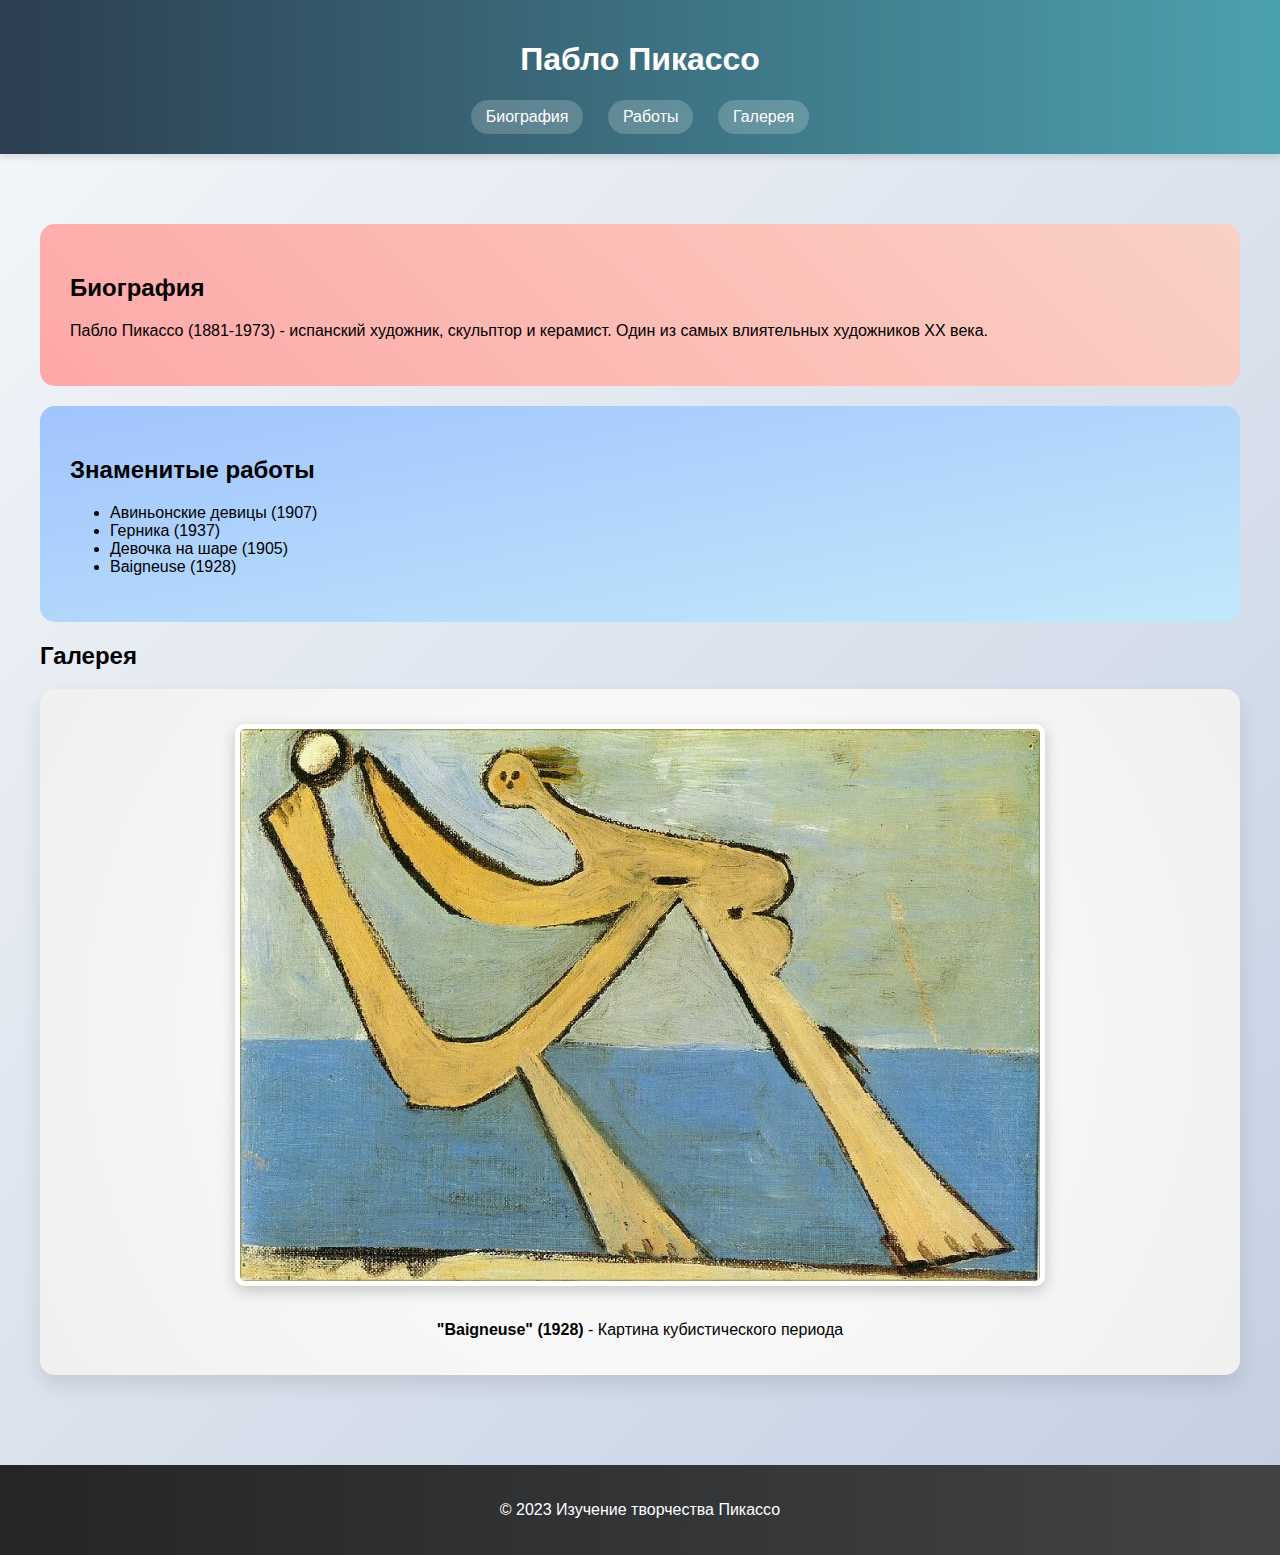
<file: index.html>
<!DOCTYPE html>
<html lang="ru">
<head>
    <meta charset="UTF-8">
    <meta name="viewport" content="width=device-width, initial-scale=1.0">
    <title>Пабло Пикассо - Художник</title>
    <link rel="stylesheet" href="artist.css">
</head>
<body>
    <header>
        <h1>Пабло Пикассо</h1>
        <nav>
            <a href="#bio">Биография</a>
            <a href="#works">Работы</a>
            <a href="#gallery">Галерея</a>
        </nav>
    </header>

    <main>
        <section id="bio" class="section-animated">
            <h2>Биография</h2>
            <p>Пабло Пикассо (1881-1973) - испанский художник, скульптор и керамист. Один из самых влиятельных художников XX века.</p>
        </section>

        <section id="works" class="section-static">
            <h2>Знаменитые работы</h2>
            <ul>
                <li>Авиньонские девицы (1907)</li>
                <li>Герника (1937)</li>
                <li>Девочка на шаре (1905)</li>
                <li>Baigneuse (1928)</li>
            </ul>
        </section>

        <section id="gallery">
            <h2>Галерея</h2>
            <div class="artwork">
                <img src="539315795.jpg" alt="Baigneuse 1928 - Пабло Пикассо">
                <p><strong>"Baigneuse" (1928)</strong> - Картина кубистического периода</p>
            </div>
        </section>
    </main>

    <footer>
        <p>© 2023 Изучение творчества Пикассо</p>
    </footer>
</body>

</html>
</file>
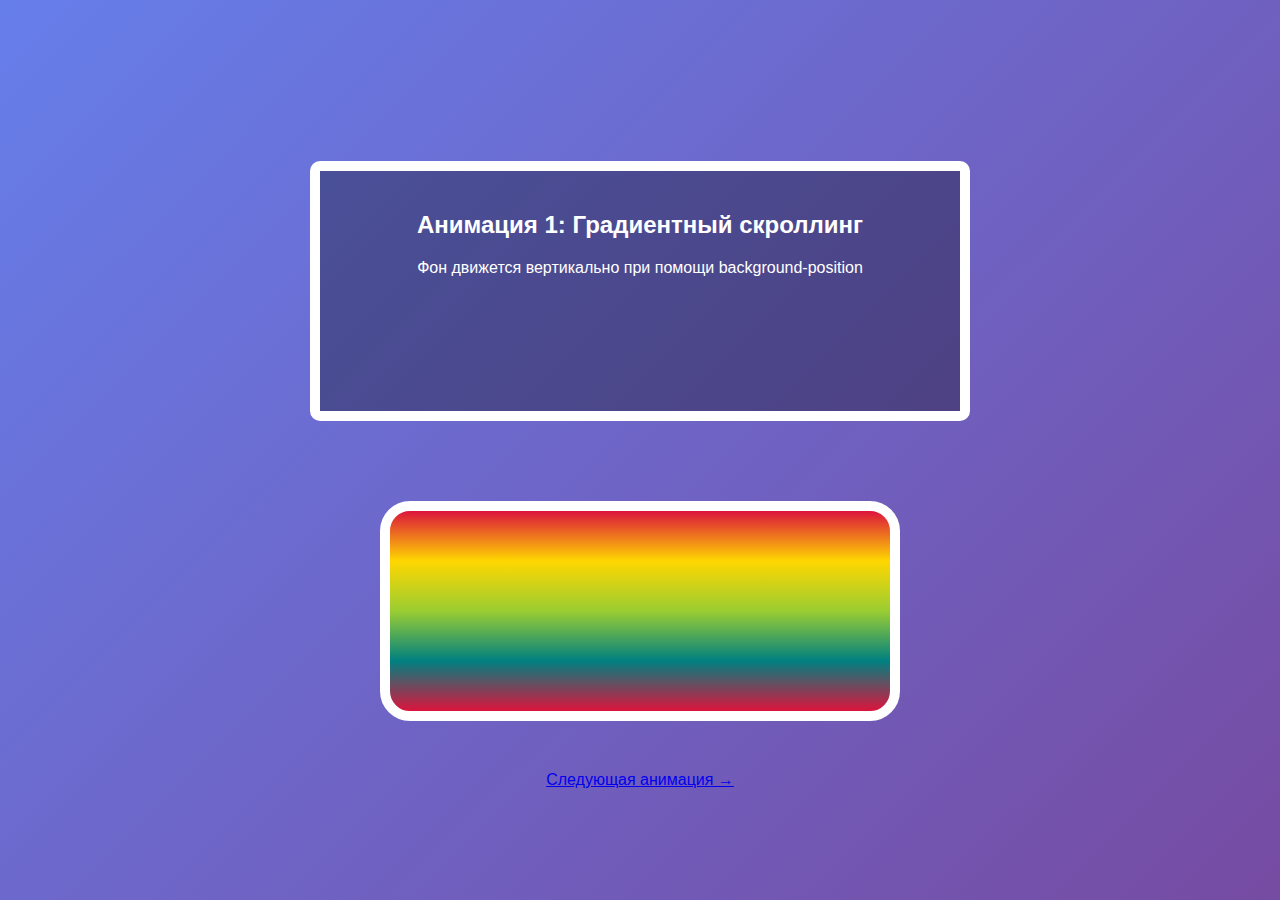
<file: animation1.html>
<!DOCTYPE html>
<html lang="ru">
<head>
    <meta charset="UTF-8">
    <meta name="viewport" content="width=device-width, initial-scale=1.0">
    <title>Анимация 1 - Градиентный скроллинг</title>
    <link rel="stylesheet" href="animation1.css">
</head>
<body>
    <div class="instruction">
        <h2>Анимация 1: Градиентный скроллинг</h2>
        <p>Фон движется вертикально при помощи background-position</p>
    </div>
    <div></div>
    <a href="animation2.html" class="next-btn">Следующая анимация →</a>
</body>
</html>
</file>
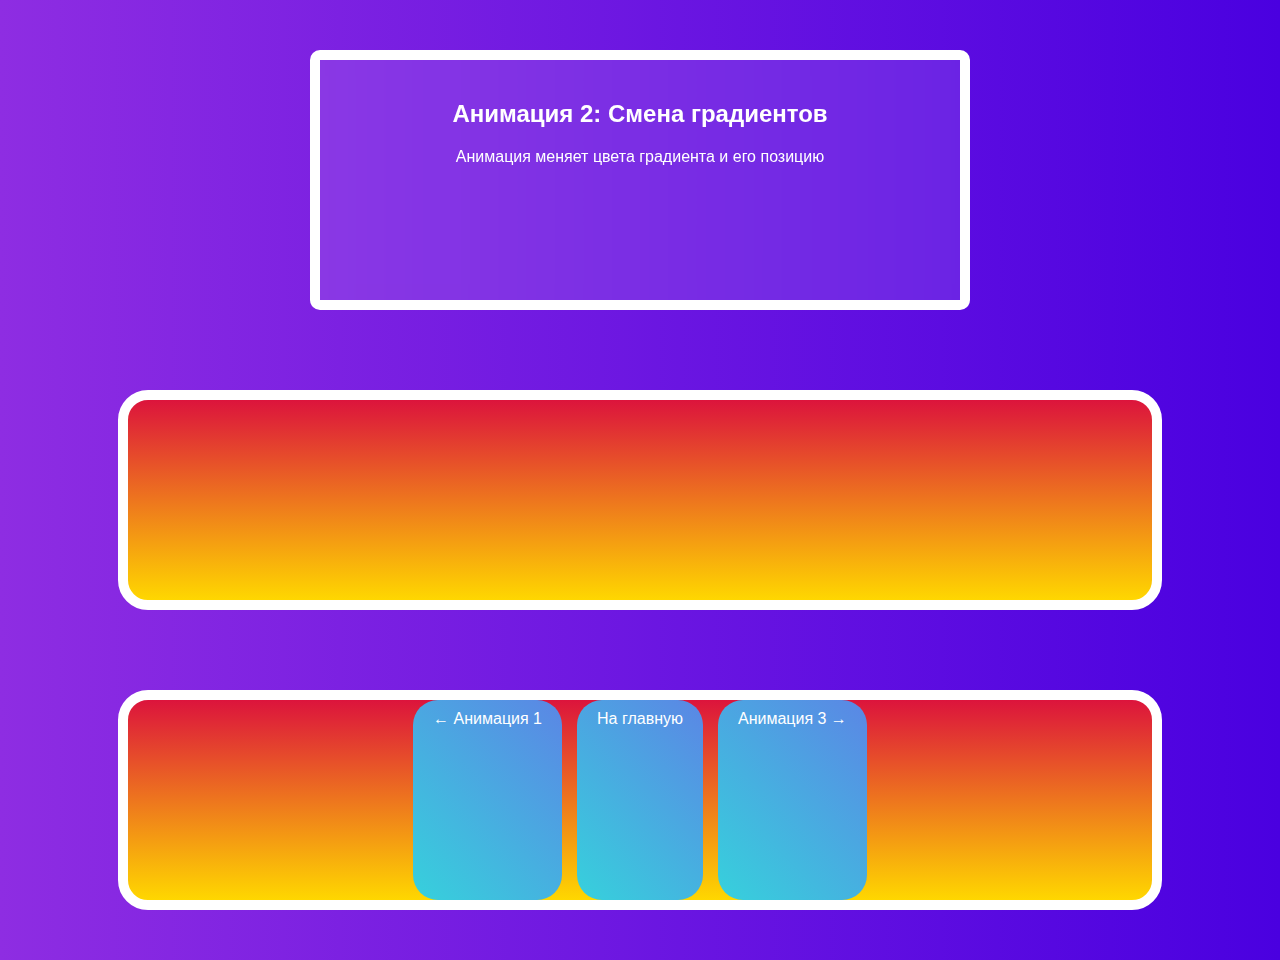
<file: animation2.html>
<!DOCTYPE html>
<html lang="ru">
<head>
    <meta charset="UTF-8">
    <meta name="viewport" content="width=device-width, initial-scale=1.0">
    <title>Анимация 2 - Смена градиентов</title>
    <link rel="stylesheet" href="animation2.css">
</head>
<body>
    <div class="instruction">
        <h2>Анимация 2: Смена градиентов</h2>
        <p>Анимация меняет цвета градиента и его позицию</p>
    </div>
    <div></div>
    <div class="navigation">
        <a href="animation1.html" class="nav-btn">← Анимация 1</a>
        <a href="index.html" class="nav-btn">На главную</a>
        <a href="animation3.html" class="nav-btn">Анимация 3 →</a>
    </div>
</body>
</html>
</file>
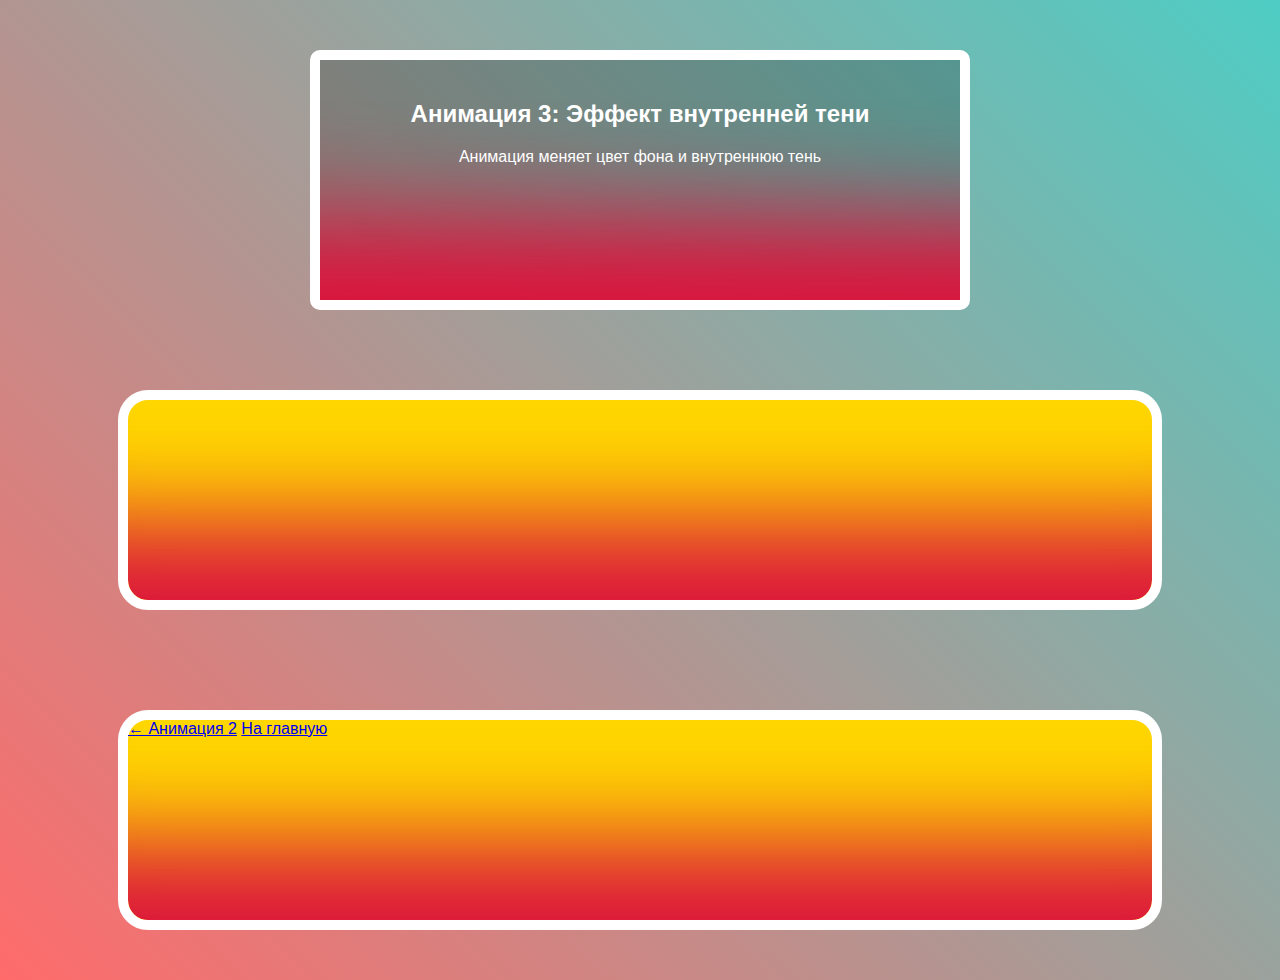
<file: animation3.html>
<!DOCTYPE html>
<html lang="ru">
<head>
    <meta charset="UTF-8">
    <meta name="viewport" content="width=device-width, initial-scale=1.0">
    <title>Анимация 3 - Тень и цвет</title>
    <link rel="stylesheet" href="animation3.css">
</head>
<body>
    <div class="instruction">
        <h2>Анимация 3: Эффект внутренней тени</h2>
        <p>Анимация меняет цвет фона и внутреннюю тень</p>
    </div>
    <div></div>
    <div class="navigation">
        <a href="animation2.html" class="nav-btn">← Анимация 2</a>
        <a href="index.html" class="nav-btn">На главную</a>
    </div>
</body>
</html>
</file>
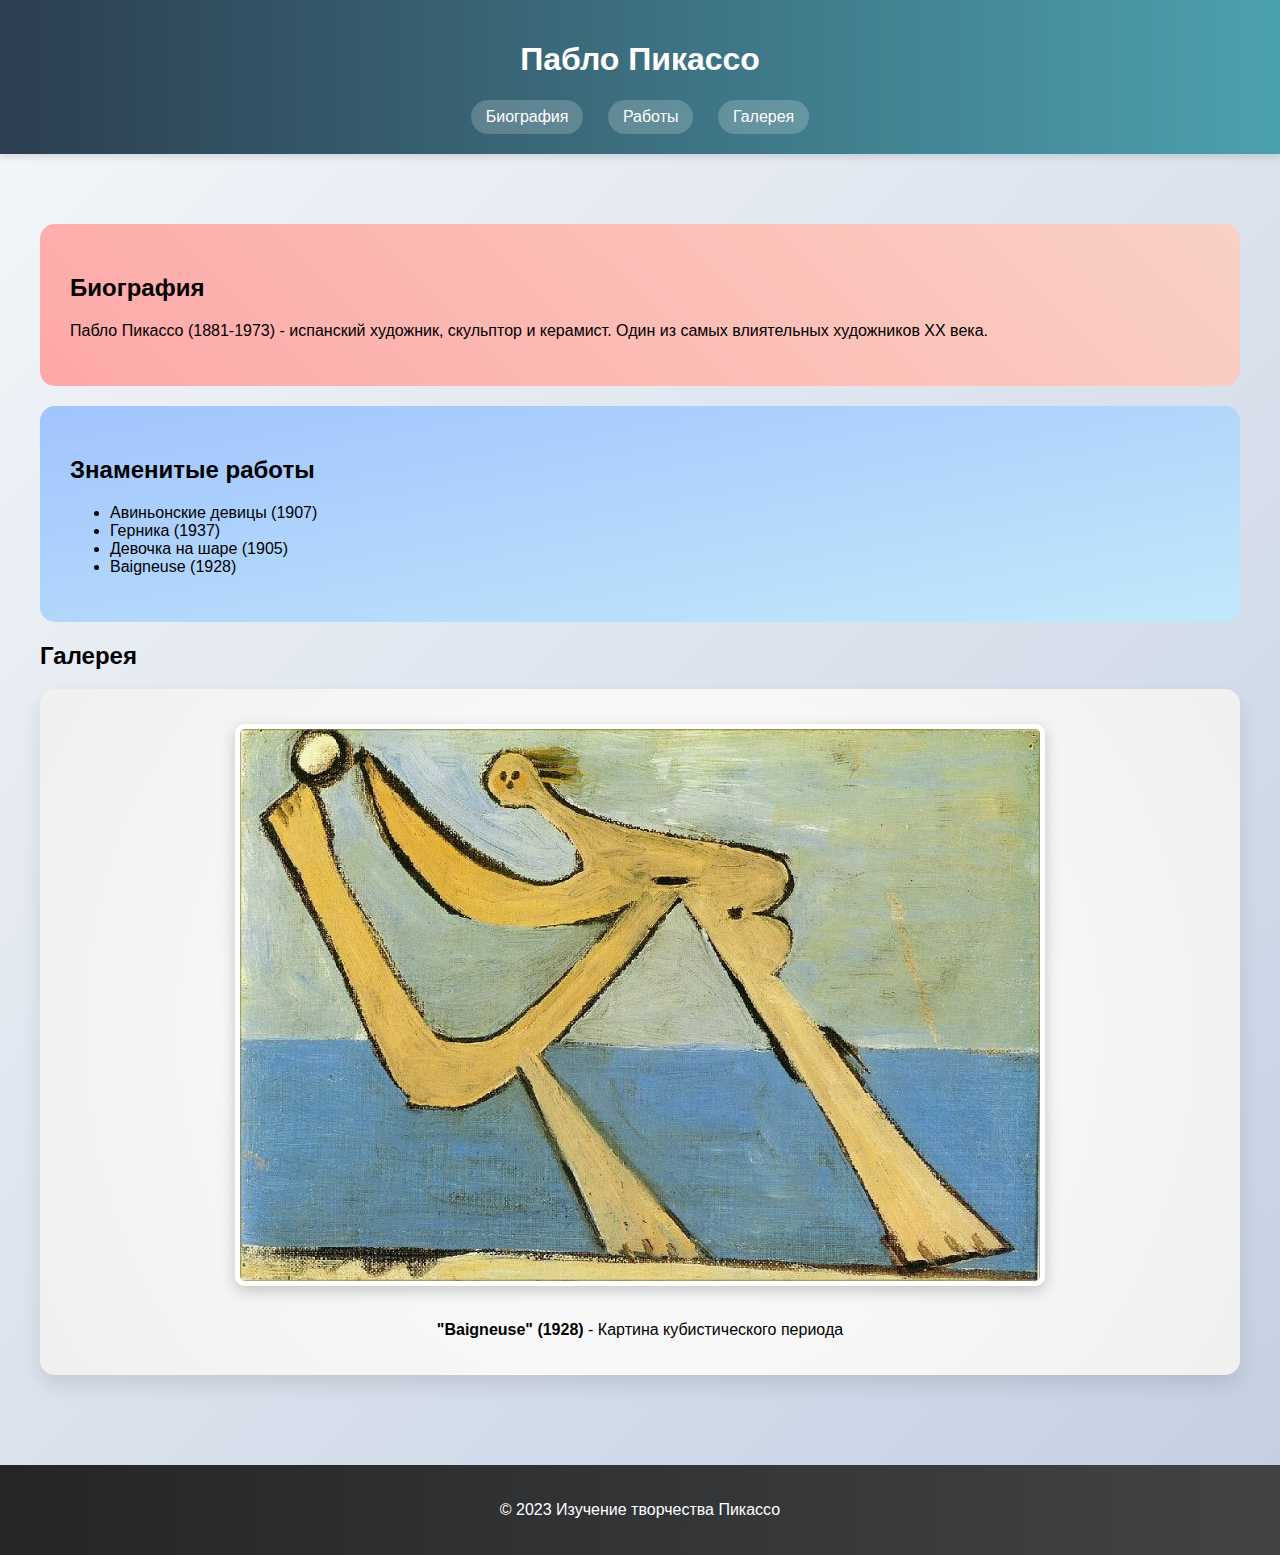
<file: artist.html>
<!DOCTYPE html>
<html lang="ru">
<head>
    <meta charset="UTF-8">
    <meta name="viewport" content="width=device-width, initial-scale=1.0">
    <title>Пабло Пикассо - Художник</title>
    <link rel="stylesheet" href="artist.css">
</head>
<body>
    <header>
        <h1>Пабло Пикассо</h1>
        <nav>
            <a href="#bio">Биография</a>
            <a href="#works">Работы</a>
            <a href="#gallery">Галерея</a>
        </nav>
    </header>

    <main>
        <section id="bio" class="section-animated">
            <h2>Биография</h2>
            <p>Пабло Пикассо (1881-1973) - испанский художник, скульптор и керамист. Один из самых влиятельных художников XX века.</p>
        </section>

        <section id="works" class="section-static">
            <h2>Знаменитые работы</h2>
            <ul>
                <li>Авиньонские девицы (1907)</li>
                <li>Герника (1937)</li>
                <li>Девочка на шаре (1905)</li>
                <li>Baigneuse (1928)</li>
            </ul>
        </section>

        <section id="gallery">
            <h2>Галерея</h2>
            <div class="artwork">
                <img src="539315795.jpg" alt="Baigneuse 1928 - Пабло Пикассо">
                <p><strong>"Baigneuse" (1928)</strong> - Картина кубистического периода</p>
            </div>
        </section>
    </main>

    <footer>
        <p>© 2023 Изучение творчества Пикассо</p>
    </footer>
</body>
</html>
</file>
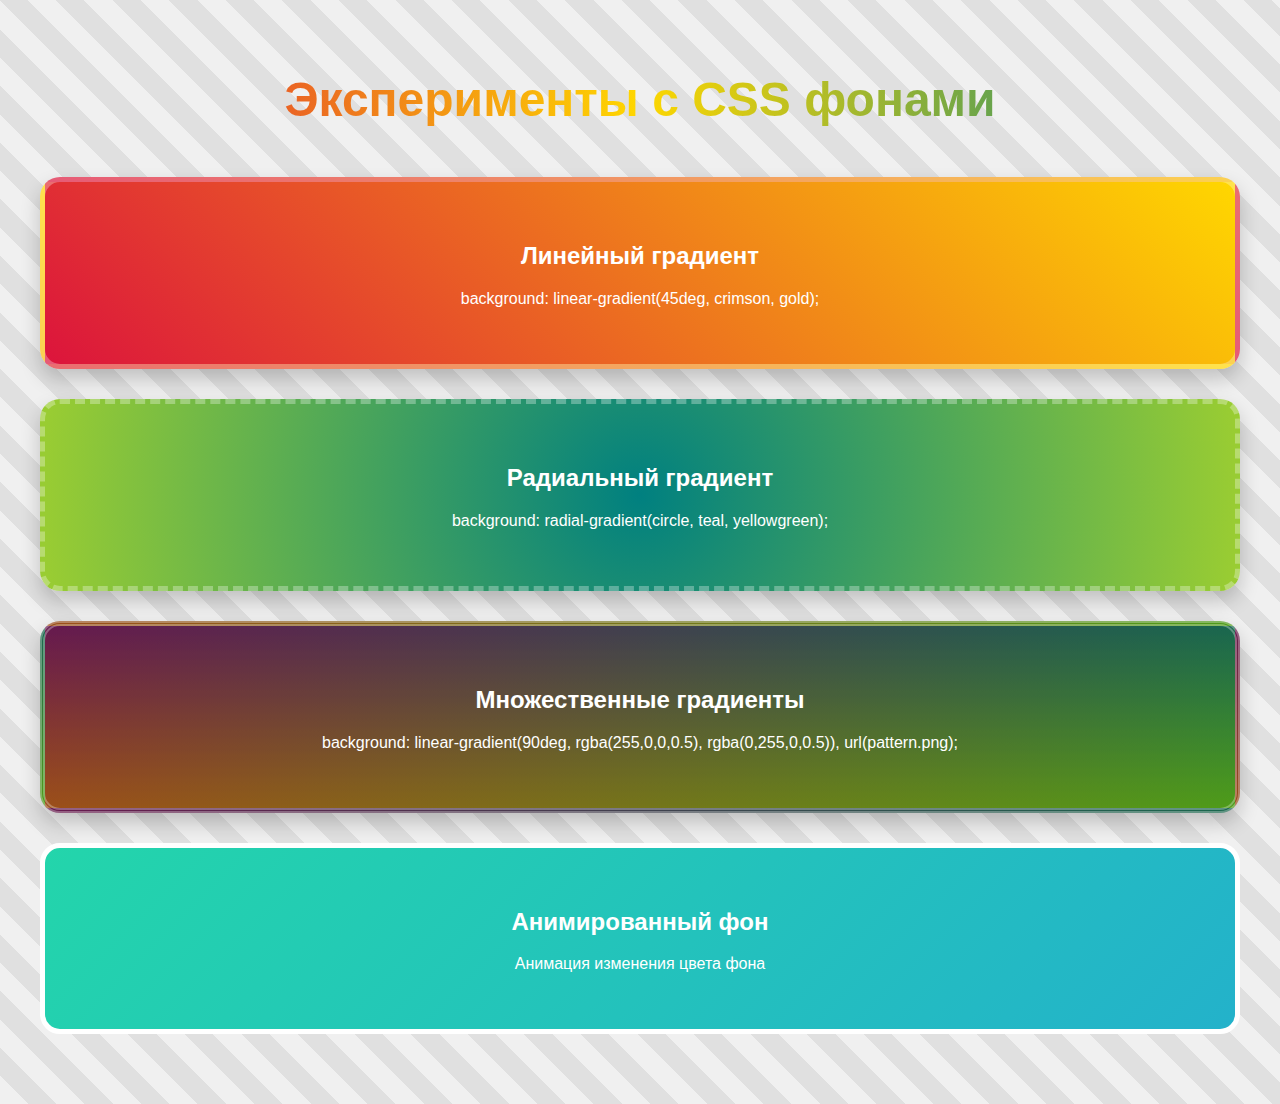
<file: css-forever.html>
<!DOCTYPE html>
<html lang="ru">
<head>
    <meta charset="UTF-8">
    <meta name="viewport" content="width=device-width, initial-scale=1.0">
    <title>CSS навсегда - Эксперименты с фоном</title>
    <link rel="stylesheet" href="css-forever.css">
</head>
<body>
    <div class="container">
        <h1>Эксперименты с CSS фонами</h1>
        
        <div class="gradient-box gradient-1">
            <h2>Линейный градиент</h2>
            <p>background: linear-gradient(45deg, crimson, gold);</p>
        </div>
        
        <div class="gradient-box gradient-2">
            <h2>Радиальный градиент</h2>
            <p>background: radial-gradient(circle, teal, yellowgreen);</p>
        </div>
        
        <div class="gradient-box gradient-3">
            <h2>Множественные градиенты</h2>
            <p>background: linear-gradient(90deg, rgba(255,0,0,0.5), rgba(0,255,0,0.5)), url(pattern.png);</p>
        </div>
        
        <div class="animation-box">
            <h2>Анимированный фон</h2>
            <p>Анимация изменения цвета фона</p>
        </div>
    </div>
</body>
</html>
</file>
<file: artist.css>
/* Основные стили для страницы про художника */
body {
    font-family: Arial, sans-serif;
    margin: 0;
    padding: 0;
    background: linear-gradient(135deg, #f5f7fa 0%, #c3cfe2 100%);
    min-height: 100vh;
}

header {
    background: linear-gradient(to right, #2c3e50, #4ca1af);
    color: white;
    padding: 20px;
    text-align: center;
    box-shadow: 0 4px 6px rgba(0,0,0,0.1);
}

nav a {
    color: white;
    text-decoration: none;
    margin: 0 10px;
    padding: 8px 15px;
    border-radius: 20px;
    background: rgba(255,255,255,0.2);
    transition: background 0.3s;
    display: inline-block;
}

nav a:hover {
    background: rgba(255,255,255,0.3);
    transform: translateY(-2px);
}

main {
    max-width: 1200px;
    margin: 30px auto;
    padding: 20px;
}

.section-animated {
    background: linear-gradient(45deg, #ff9a9e, #fad0c4, #fad0c4, #ff9a9e);
    background-size: 400% 400%;
    padding: 30px;
    border-radius: 15px;
    margin: 20px 0;
    animation: gradientShift 10s ease infinite;
}

.section-static {
    background: linear-gradient(to bottom right, #a1c4fd, #c2e9fb);
    padding: 30px;
    border-radius: 15px;
    margin: 20px 0;
}

.artwork {
    background: radial-gradient(circle, #ffffff, #f0f0f0);
    padding: 20px;
    border-radius: 15px;
    text-align: center;
    box-shadow: 0 10px 20px rgba(0,0,0,0.1);
    margin-bottom: 30px;
}

.artwork img {
    max-width: 80%;
    height: auto;
    border-radius: 10px;
    border: 5px solid #fff;
    box-shadow: 0 5px 15px rgba(0,0,0,0.2);
    margin: 15px 0;
}

.experiments-link {
    background: linear-gradient(45deg, #6a11cb, #2575fc);
    color: white;
    padding: 30px;
    border-radius: 15px;
    text-align: center;
    margin-top: 30px;
}

.btn {
    display: inline-block;
    margin: 10px;
    padding: 12px 25px;
    background: white;
    color: #6a11cb;
    text-decoration: none;
    border-radius: 25px;
    font-weight: bold;
    transition: all 0.3s;
}

.btn:hover {
    transform: scale(1.05);
    box-shadow: 0 5px 15px rgba(0,0,0,0.2);
}

footer {
    background: linear-gradient(to right, #232526, #414345);
    color: white;
    text-align: center;
    padding: 20px;
    margin-top: 40px;
}

@keyframes gradientShift {
    0% { background-position: 0% 50%; }
    50% { background-position: 100% 50%; }
    100% { background-position: 0% 50%; }
}
</file>
<file: animation1.css>
DIV {
    width: 50%;
    max-width: 500px;
    height: 200px;
    background: linear-gradient(crimson, gold, yellowgreen, teal, crimson);
    background-position: 0 0;
    border-radius: 30px;
    border: 10px solid white;
    animation: background 2s infinite alternate;
    margin: 50px auto;
}

@keyframes background {
    100% {
        background-position: 0 200px;
    }
}

/* Helpers */
BODY {
    margin: 0;
    padding: 0;
    display: flex;
    flex-direction: column;
    justify-content: center;
    align-items: center;
    min-height: 100vh;
    background: linear-gradient(135deg, #667eea 0%, #764ba2 100%);
    font-size: 16px;
    font-family: Arial, sans-serif;
}

.instruction {
    text-align: center;
    color: white;
    background: rgba(0,0,0,0.3);
    padding: 20px;
    border-radius: 10px;
    margin-bottom: 30px;
    max-width: 600px;
}

.navigation {
    display: flex;
    gap: 15px;
    margin-top: 30px;
    flex-wrap: wrap;
    justify-content: center;
}

.nav-btn {
    padding: 10px 20px;
    background: linear-gradient(45deg, #ff416c, #ff4b2b);
    color: white;
    text-decoration: none;
    border-radius: 25px;
    transition: transform 0.3s;
}

.nav-btn:hover {
    transform: scale(1.1);
}
</file>
<file: animation2.css>
DIV {
    width: 100%;
    max-width: 80%;
    height: 200px;
    background: linear-gradient(crimson, gold);
    background-position: 0 0;
    border-radius: 30px;
    border: 10px solid white;
    animation: background 2s infinite alternate;
    margin: 50px auto;
}

@keyframes background {
    50% {
        background: linear-gradient(red, green);
        background-position: 0 100px;
    }
}

/* Helpers */
BODY {
    margin: 0;
    padding: 0;
    display: flex;
    flex-direction: column;
    justify-content: center;
    align-items: center;
    min-height: 100vh;
    background: linear-gradient(to right, #8e2de2, #4a00e0);
    font-size: 16px;
    font-family: Arial, sans-serif;
}

.instruction {
    text-align: center;
    color: white;
    background: rgba(255,255,255,0.1);
    padding: 20px;
    border-radius: 10px;
    margin-bottom: 30px;
    backdrop-filter: blur(10px);
    max-width: 600px;
}

.navigation {
    display: flex;
    gap: 15px;
    margin-top: 30px;
    flex-wrap: wrap;
    justify-content: center;
}

.nav-btn {
    padding: 10px 20px;
    background: linear-gradient(45deg, #36d1dc, #5b86e5);
    color: white;
    text-decoration: none;
    border-radius: 25px;
    transition: all 0.3s;
}

.nav-btn:hover {
    transform: translateY(-3px);
    box-shadow: 0 5px 15px rgba(0,0,0,0.3);
}
</file>
<file: animation3.css>
DIV {
    width: 100%;
    max-width: 80%;
    height: 200px;
    background: gold;
    box-shadow: 0 -200px 100px -120px crimson inset;
    border-radius: 30px;
    border: 10px solid white;
    animation: background 3s infinite alternate;
    margin: 50px auto;
}

@keyframes background {
    50% {
        background: skyblue;
        box-shadow: 0 -200px 100px -100px yellowgreen inset;
    }
}

/* Helpers */
BODY {
    margin: 0;
    padding: 0;
    display: flex;
    flex-direction: column;
    justify-content: center;
    align-items: center;
    min-height: 100vh;
    background: linear-gradient(45deg, #ff6b6b, #4ecdc4);
    font-size: 16px;
    font-family: Arial, sans-serif;
}

.instruction {
    text-align: center;
    color: white;
    background: rgba(0,0,0,0.2);
    padding: 20px;
    border-radius: 10px;
    margin-bottom: 30px;
    max-width: 600px;
}

.prev-btn {
    display: inline-block;
    margin-top: 30px;
    padding: 10px 20px;
    background: linear-gradient(45deg, #834d9b, #d04ed6);
    color: white;
    text-decoration: none;
    border-radius: 25px;
    transition: all 0.3s;
}

.prev-btn:hover {
    transform: scale(1.05);
    box-shadow: 0 5px 15px rgba(0,0,0,0.2);
}
</file>
<file: css-forever.css>
body {
    margin: 0;
    padding: 0;
    font-family: 'Segoe UI', Tahoma, Geneva, Verdana, sans-serif;
    background: repeating-linear-gradient(
        45deg,
        #f0f0f0,
        #f0f0f0 20px,
        #e0e0e0 20px,
        #e0e0e0 40px
    );
    min-height: 100vh;
}

.container {
    max-width: 1200px;
    margin: 0 auto;
    padding: 40px 20px;
}

h1 {
    text-align: center;
    background: linear-gradient(90deg, crimson, gold, teal);
    -webkit-background-clip: text;
    -webkit-text-fill-color: transparent;
    font-size: 3em;
    margin-bottom: 50px;
}

.gradient-box {
    padding: 40px;
    margin: 30px 0;
    border-radius: 20px;
    color: white;
    text-align: center;
    transition: transform 0.3s, box-shadow 0.3s;
    box-shadow: 0 10px 20px rgba(0,0,0,0.2);
}

.gradient-box:hover {
    transform: translateY(-10px);
    box-shadow: 0 20px 30px rgba(0,0,0,0.3);
}

.gradient-1 {
    background: linear-gradient(45deg, crimson, gold);
    border: 5px solid rgba(255,255,255,0.3);
}

.gradient-2 {
    background: radial-gradient(circle at center, teal, yellowgreen);
    border: 5px dashed rgba(255,255,255,0.3);
}

.gradient-3 {
    background: 
        linear-gradient(90deg, rgba(255,0,0,0.3), rgba(0,255,0,0.3)),
        linear-gradient(180deg, rgba(0,0,255,0.3), rgba(255,255,0,0.3)),
        #333;
    border: 5px double rgba(255,255,255,0.3);
}

.animation-box {
    padding: 40px;
    margin: 30px 0;
    border-radius: 20px;
    background: linear-gradient(-45deg, #ee7752, #e73c7e, #23a6d5, #23d5ab);
    background-size: 400% 400%;
    animation: gradientAnimation 15s ease infinite;
    color: white;
    text-align: center;
    border: 5px solid white;
}

.navigation {
    display: flex;
    justify-content: center;
    gap: 20px;
    margin-top: 50px;
}

.nav-btn {
    padding: 12px 25px;
    background: linear-gradient(45deg, #36d1dc, #5b86e5);
    color: white;
    text-decoration: none;
    border-radius: 25px;
    transition: all 0.3s;
    font-weight: bold;
}

.nav-btn:hover {
    transform: translateY(-3px);
    box-shadow: 0 5px 15px rgba(0,0,0,0.3);
}

@keyframes gradientAnimation {
    0% {
        background-position: 0% 50%;
    }
    50% {
        background-position: 100% 50%;
    }
    100% {
        background-position: 0% 50%;
    }
}
</file>
